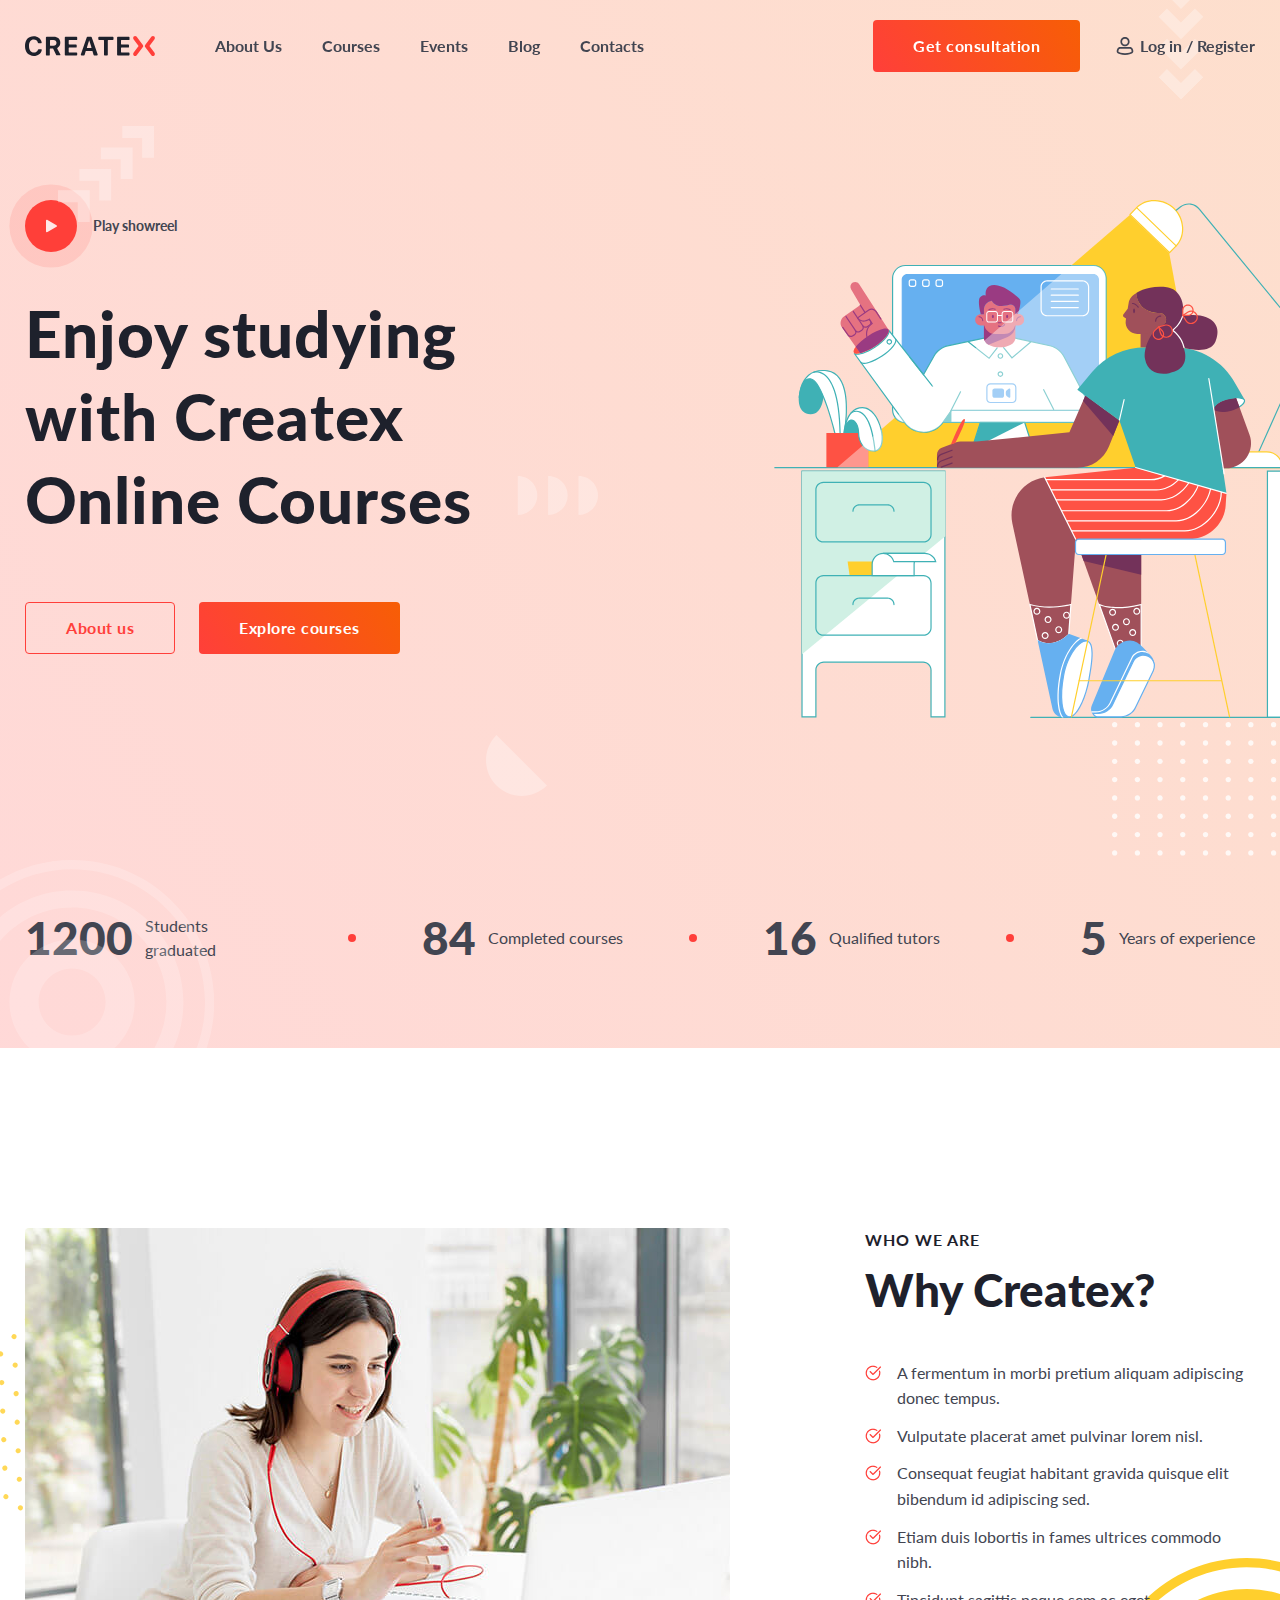
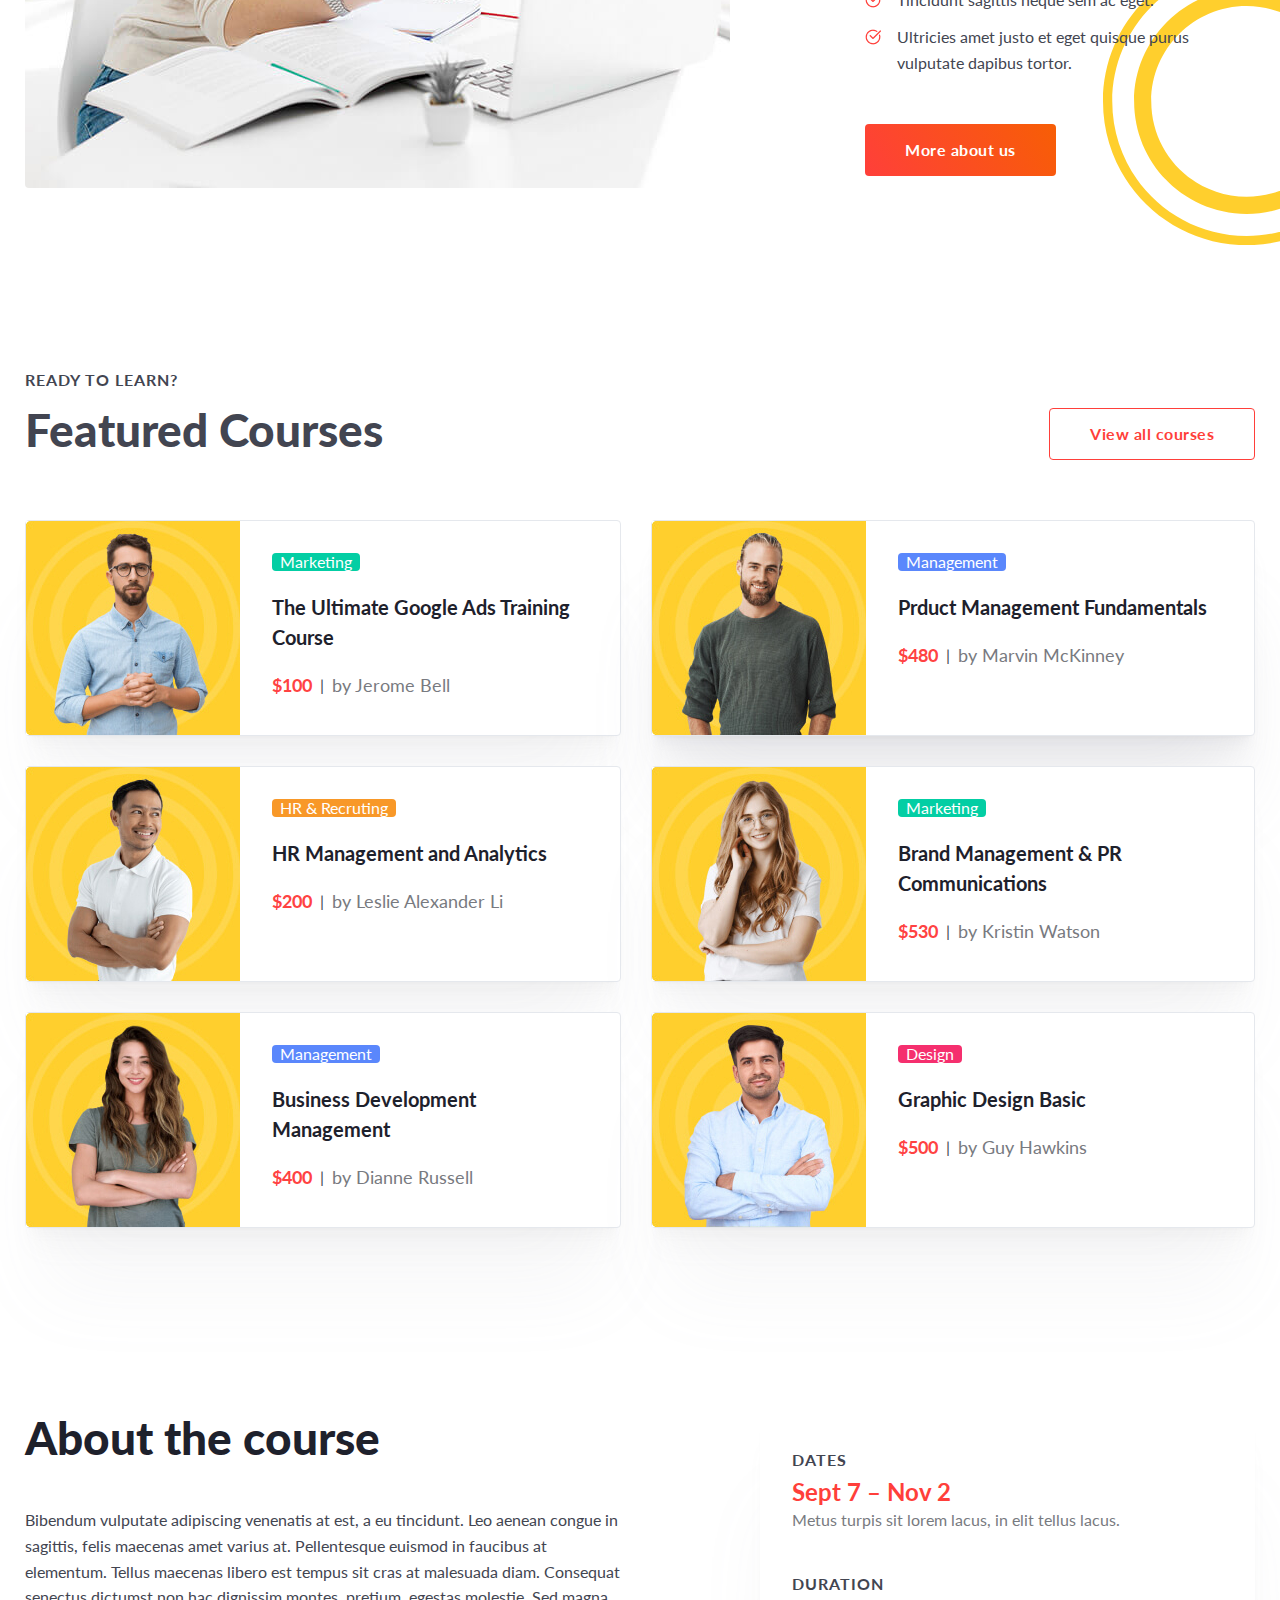
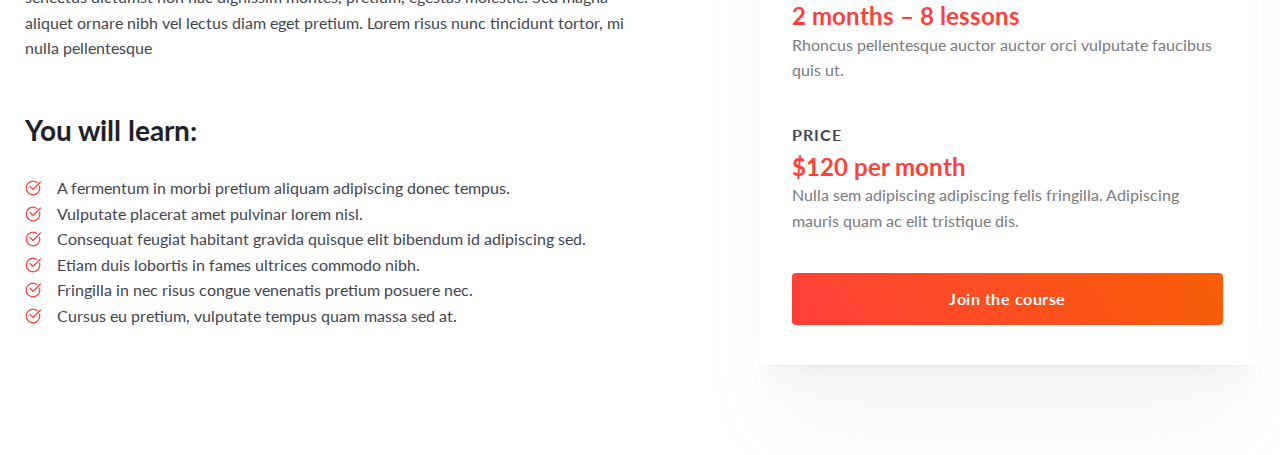
<file: index.html>
<!DOCTYPE html>
<html lang="en">

<head>
	<meta charset="UTF-8">
	<meta http-equiv="X-UA-Compatible" content="IE=edge">
	<meta name="viewport" content="width=device-width, initial-scale=1.0">
	<link rel="stylesheet" href="css/reset.css">
	<link rel="stylesheet" href="css/common.css">
	<link rel="stylesheet" href="css/style.css">

	<title>Lesson_18</title>
</head>

<body>
	<div class="wrapper">
		<header class="header">
			<div class="header__container">
				<a href="" class="header__logo">
					<img src="img/logo.svg" alt="Logo">
				</a>
				<nav class="header__menu menu">
					<ul class="menu__list">
						<li class="menu__item">
							<a href="" class="menu__link">About Us</a>
						</li>
						<li class="menu__item">
							<a href="" class="menu__link">Courses</a>
						</li>
						<li class="menu__item">
							<a href="" class="menu__link">Events</a>
						</li>
						<li class="menu__item">
							<a href="" class="menu__link">Blog</a>
						</li>
						<li class="menu__item">
							<a href="" class="menu__link">Contacts</a>
						</li>
					</ul>
				</nav>
				<div class="header__actions actions-header">
					<a href="" class="actions-header__button button"><span>Get consultation</span></a>
					<a href="" class="actions-header__auth"><span>Log in / Register</span></a>
				</div>
			</div>
		</header>
		<main class="page">
			<section class="page__main main-block">
				<div class="main-block__container">
					<div class="main-block__body body-main">
						<div class="">
							<a href="" class="body-main__play">Play showreel</a>
							<h1 class="body-main__title">Enjoy studying with Createx Online Courses</h1>
							<div class="body-main__actions">
								<a href="" class="body-main__button button button--border"><span>About us</span></a>
								<a href="" class="body-main__button button"><span>Explore courses</span></a>
							</div>
						</div>
						<div class="body-main__media">
							<img class="body-main__image" src="img/main/illustration.svg" alt="illustration">
						</div>
					</div>
					<div class="main-block__advantages advantages-main">
						<div class="advantages-main__item item-advantages">
							<div class="item-advantages__value">1200</div>
							<div class="item-advantages__text">Students graduated</div>
						</div>
						<div class="advantages-main__circle"></div>
						<div class="advantages-main__item item-advantages">
							<div class="item-advantages__value">84</div>
							<div class="item-advantages__text">Completed courses</div>
						</div>
						<div class="advantages-main__circle"></div>
						<div class="advantages-main__item item-advantages">
							<div class="item-advantages__value">16</div>
							<div class="item-advantages__text">Qualified tutors</div>
						</div>
						<div class="advantages-main__circle"></div>
						<div class="advantages-main__item item-advantages">
							<div class="item-advantages__value">5</div>
							<div class="item-advantages__text">Years of experience</div>
						</div>
					</div>
				</div>
				<div class="main-block__decor decor-main">
					<div class="decor-main__item decor-main__item--1"></div>
					<div class="decor-main__item decor-main__item--2"></div>
					<div class="decor-main__item decor-main__item--3"></div>
					<div class="decor-main__item decor-main__item--4"></div>
					<div class="decor-main__item decor-main__item--5"></div>
					<div class="decor-main__item decor-main__item--6"></div>
				</div>
			</section>
			<section class="page__second second-block">
				<div class="second-block__container">
					<div class="second-block__body body-second">
						<div class="body-second__media">
							<img src="./img/girl.svg" alt="girl">
						</div>
					</div>
					<div class="body-second__content">
						<h2 class="body-second__title">Who we are</h2>
						<h3 class="body-second__subtitle">Why Createx?</h3>
						<ul class="body-second__list">
							<li class="body-second__item">A fermentum in morbi pretium aliquam adipiscing donec tempus.</li>
							<li class="body-second__item">Vulputate placerat amet pulvinar lorem nisl.</li>
							<li class="body-second__item">Consequat feugiat habitant gravida quisque elit bibendum id
								adipiscing sed.</li>
							<li class="body-second__item">Etiam duis lobortis in fames ultrices commodo nibh.</li>
							<li class="body-second__item">Tincidunt sagittis neque sem ac eget.</li>
							<li class="body-second__item">Ultricies amet justo et eget quisque purus vulputate dapibus tortor.
							</li>
						</ul>
						<div class="body-second__active">
							<a href="" class="body-second__button button"><span>More about us</span></a>
						</div>
					</div>
				</div>
				<div class="second-block__decor decor-second">
					<div class="decor-second__item decor-second__item--7"></div>
					<div class="decor-second__item decor-second__item--8"></div>
				</div>
			</section>
			<section class="courses">
				<div class="courses__container">
					<div class="courses__label">
						<div class="courses__body">
							<div class="courses__subtitle">Ready to learn?</div>
							<h2 class="courses__title">Featured Courses</h2>
						</div>
						<a href="#" class="courses__button button button--border"><span>View all courses</span></a>
					</div>
					<div class="courses__teachers teachers">
						<!--! item1 -->
						<div class="teachers__cards">
							<div class="teachers__item">
								<div class="teachers__media">
									<img src="img/teachers/01.jpg" alt="teachers">
								</div>
								<div class="teachers__body">
									<div class="teachers__direction">Marketing</div>
									<h2 class="teachers__title">The Ultimate Google Ads Training Course</h2>
									<div class="teachers__second">
										<div class="teachers__price">$100</div>
										<div class="teachers__symbol">|</div>
										<div class="teachers__name">by Jerome Bell</div>
									</div>
								</div>
							</div>
						</div>
						<!--! item2 -->
						<div class="teachers__cards">
							<div class="teachers__item teachers__item--background">
								<div class="teachers__media">
									<img src="img/teachers/04.jpg" alt="teachers">
								</div>
								<div class="teachers__body">
									<div class="teachers__direction teachers__direction--blue">Management</div>
									<h2 class="teachers__title">Prduct Management Fundamentals</h2>
									<div class="teachers__second ">
										<div class="teachers__price">$480</div>
										<div class="teachers__symbol">|</div>
										<div class="teachers__name">by Marvin McKinney</div>
									</div>
								</div>
							</div>
						</div>
						<!--! item3 -->
						<div class="teachers__cards">
							<div class="teachers__item">
								<div class="teachers__media">
									<img src="img/teachers/02.jpg" alt="teachers">
								</div>
								<div class="teachers__body">
									<div class="teachers__direction teachers__direction--orange">HR & Recruting</div>
									<h2 class="teachers__title">HR Management and Analytics</h2>
									<div class="teachers__second">
										<div class="teachers__price">$200</div>
										<div class="teachers__symbol">|</div>
										<div class="teachers__name">by Leslie Alexander Li</div>
									</div>
								</div>
							</div>
						</div>
						<!--! item4 -->
						<div class="teachers__cards">
							<div class="teachers__item">
								<div class="teachers__media">
									<img src="img/teachers/05.jpg" alt="teachers">
								</div>
								<div class="teachers__body">
									<div class="teachers__direction">Marketing</div>
									<h2 class="teachers__title">Brand Management & PR Communications</h2>
									<div class="teachers__second">
										<div class="teachers__price">$530</div>
										<div class="teachers__symbol">|</div>
										<div class="teachers__name">by Kristin Watson</div>
									</div>
								</div>
							</div>
						</div>
						<!--! item5 -->
						<div class="teachers__cards">
							<div class="teachers__item">
								<div class="teachers__media">
									<img src="img/teachers/03.jpg" alt="teachers">
								</div>
								<div class="teachers__body">
									<div class="teachers__direction teachers__direction--blue">Management</div>
									<h2 class="teachers__title">Business Development Management</h2>
									<div class="teachers__second">
										<div class="teachers__price">$400</div>
										<div class="teachers__symbol">|</div>
										<div class="teachers__name">by Dianne Russell</div>
									</div>
								</div>
							</div>
						</div>
						<!--! item6 -->
						<div class="teachers__cards">
							<div class="teachers__item">
								<div class="teachers__media">
									<img src="img/teachers/06.jpg" alt="teachers">
								</div>
								<div class="teachers__body">
									<div class="teachers__direction teachers__direction--pink ">Design</div>
									<h2 class="teachers__title">Graphic Design Basic</h2>
									<div class="teachers__second">
										<div class="teachers__price">$500</div>
										<div class="teachers__symbol">|</div>
										<div class="teachers__name">by Guy Hawkins</div>
									</div>
								</div>
							</div>
						</div>
					</div>
				</div>
			</section>
			<section class="about">
				<div class="about__container">
					<div class="about__content">
						<div class="about__body">
							<h2 class="about__title">About the course</h2>
							<p class="about__text">Bibendum vulputate adipiscing venenatis at est, a eu tincidunt. Leo aenean
								congue in sagittis, felis maecenas amet varius at. Pellentesque euismod in faucibus at
								elementum. Tellus maecenas libero est tempus sit cras at malesuada diam. Consequat senectus
								dictumst non hac dignissim montes, pretium, egestas molestie. Sed magna aliquet ornare nibh vel
								lectus diam eget pretium. Lorem risus nunc tincidunt tortor, mi nulla pellentesque</p>
							<h3 class="about__subtitle">You will learn:</h3>
							<ul class="about__list">
								<li class="about__item">A fermentum in morbi pretium aliquam adipiscing donec tempus.</li>
								<li class="about__item">Vulputate placerat amet pulvinar lorem nisl.</li>
								<li class="about__item">Consequat feugiat habitant gravida quisque elit bibendum id adipiscing
									sed.</li>
								<li class="about__item">Etiam duis lobortis in fames ultrices commodo nibh.</li>
								<li class="about__item">Fringilla in nec risus congue venenatis pretium posuere nec.</li>
								<li class="about__item">Cursus eu pretium, vulputate tempus quam massa sed at.</li>
							</ul>
						</div>
						<div class="about__block">
							<div class="about__section">
								<div class="about__advertisement advertisement-block">
									<div class="advertisement-block__title">Dates</div>
									<div class="advertisement-block__subtitle">Sept 7 – Nov 2</div>
									<div class="advertisement-block__addition">Metus turpis sit lorem lacus, in elit tellus
										lacus.
									</div>
								</div>
								<div class="about__advertisement advertisement-block">
									<div class="advertisement-block__title">Duration</div>
									<div class="advertisement-block__subtitle">2 months – 8 lessons</div>
									<div class="advertisement-block__addition">Rhoncus pellentesque auctor auctor orci vulputate
										faucibus quis ut.</div>
								</div>
								<div class="about__advertisement advertisement-block">
									<div class="advertisement-block__title">Price</div>
									<div class="advertisement-block__subtitle">$120 per month</div>
									<div class="advertisement-block__addition">Nulla sem adipiscing adipiscing felis fringilla.
										Adipiscing mauris quam ac elit tristique dis.</div>
								</div>
								<a href="" class="advertisement-block__button button"><span>Join the course</span></a>
							</div>
						</div>
					</div>
				</div>
			</section>
		</main>
		<footer class="footer"></footer>
	</div>
</body>

</html>
</file>
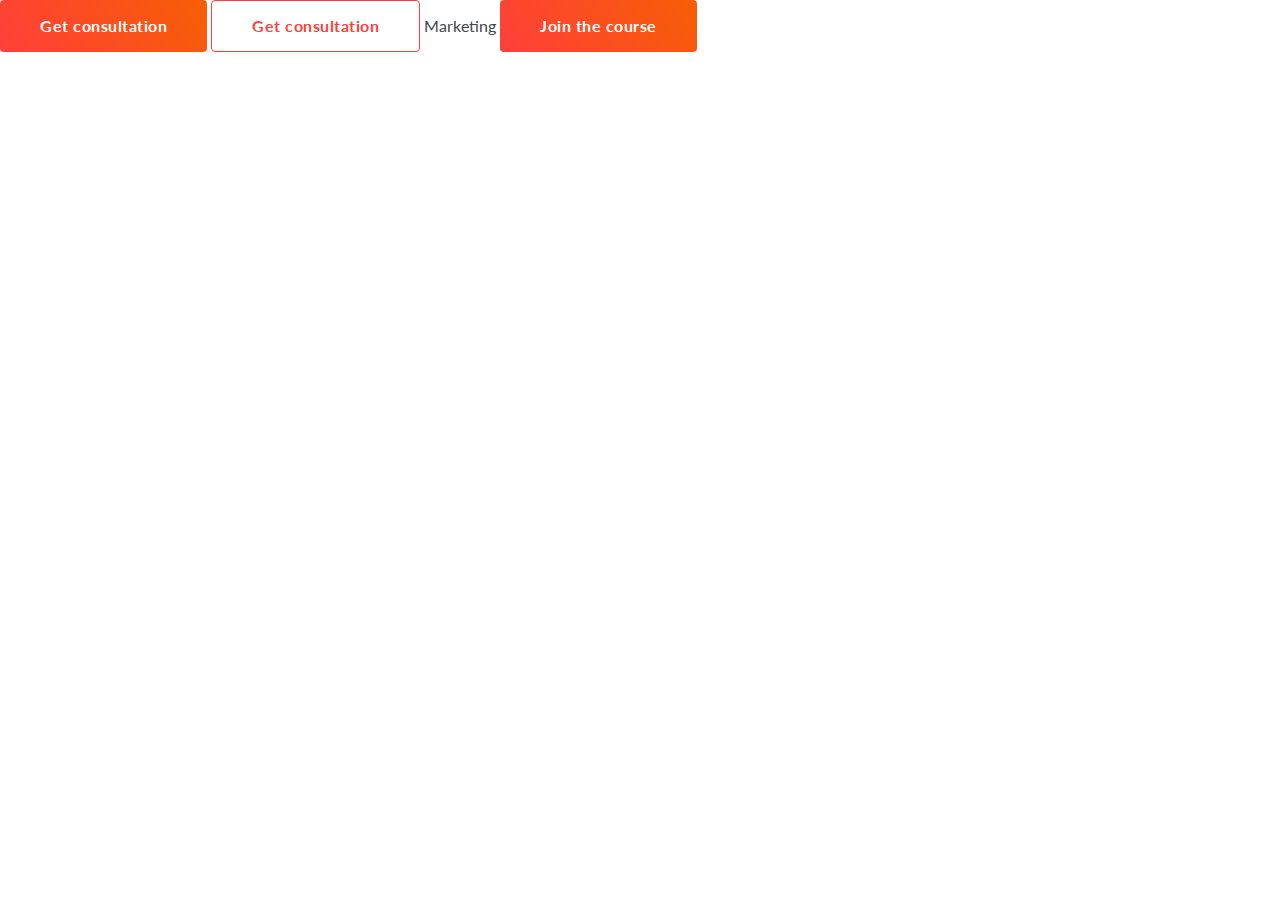
<file: _common.html>
<!DOCTYPE html>
<html lang="en">

<head>
	<meta charset="UTF-8">
	<meta http-equiv="X-UA-Compatible" content="IE=edge">
	<meta name="viewport" content="width=device-width, initial-scale=1.0">
	<link rel="stylesheet" href="css/reset.css">
	<link rel="stylesheet" href="css/style.css">
	<link rel="stylesheet" href="css/common.css">
	<title>Document</title>
</head>

<body>
	<div class="wrapper">
		<header class="header"></header>
		<main class="page">
			<a href="" class="button"><span>Get consultation</span></a>
			<a href="" class="button button--border">
				<span>Get consultation</span>
			</a>
			<span class="item-teacher__direction item-teacher__direction--color">Marketing</span>
			<a href="" class="advertisement-block__button button"><span>Join the course</span></a>
		</main>
		<footer class="footer"></footer>
	</div>
</body>

</html>
</file>
<file: css/common.css>
/* Кнопка помаранчева */
.button {
	border-radius: 4px;
	letter-spacing: 0.5px;
	font-weight: 700;
	line-height: 1.25;
	color: #fff;
	display: inline-block;
	padding: 16px 40px;
	position: relative;
	background: linear-gradient(55.95deg, #FF3F3A 0%, #F75E05 100%);

}

.button span {
	position: relative;
	z-index: 2;
}

.button::before {
	content: "";
	position: absolute;
	width: 100%;
	height: 100%;
	top: 0;
	left: 0;
	transition: opacity 0.3s ease 0s;
	opacity: 0;
	border-radius: 4px;
	background: linear-gradient(55.95deg, #ca3530 0%, #c94d05 100%);
}

.button:hover::before {
	opacity: 1;
}

/* Кнопка з границею */
.button--border {
	background: transparent;
	position: relative;
	border: 1px solid #FF3F3A;
	color: #FF3F3A;
	padding: 15px 40px;
	transition: all 0.3s ease 0s;
}

.button--border:hover {
	color: #fff;
	border: 1px solid #FF3F3A;
	background-color: #FF3F3A;
}


/* Напрям з кольором */

.teachers__direction {
	background: #03CEA4;
	border-radius: 4px;
	color: #FFFFFF;
	padding: 1px 8px;
	display: inline-block;
}
</file>
<file: css/style.css>
@import url("https://fonts.googleapis.com/css?family=Lato:regular,700,900&display=swap");

body {
	font-family: "Lato";
	color: #424551;
}

.wrapper {
	min-height: 100%;
	position: relative;
	display: flex;
	overflow: hidden;
	flex-direction: column;
}

.wrapper>main {
	flex-grow: 1;
}

/* ============================================== */

[class*="__container"] {
	max-width: 1260px;
	margin: 0 auto;
	padding-left: 15px;
	padding-right: 15px;
}

/* ============================================== */
.page {}

.page__main {}

/* ============================================== */
.header {
	position: fixed;
	top: 0;
	left: 0;
	width: 100%;
	padding: 20px 0;
	z-index: 50;
}

.header__container {
	display: grid;
	gap: 60px;
	grid-template-columns: auto 1fr auto;
	align-items: center;

}

.header__logo {}

.header__menu {}

.menu {}

.menu__list {
	display: grid;
	column-gap: 40px;
	row-gap: 10px;
	grid-template-columns: repeat(5, auto);
	justify-content: start;
}

.menu__item {}

.menu__link {
	font-weight: 700;
}

.menu__link:hover {
	text-decoration: underline;
}

.actions-header {
	display: grid;
	gap: 36px;
	grid-template-columns: auto auto;
	align-items: center;
}

.actions-header__auth {
	background: url('../img/icons/user.svg') left no-repeat;
	padding-left: 24px;
	font-weight: 700;
	line-height: 1.25;
}

.actions-header__auth:hover span {
	text-decoration: underline;
}



.main-block {
	position: relative;
	padding: 200px 0px 80px 0px;
	background: linear-gradient(55.95deg, rgba(255, 64, 58, 0.2) 0%, rgba(247, 94, 5, 0.2) 100%);
}

.main-block__container {}

.main-block__body {
	margin-bottom: 190px;
}

.body-main {
	display: grid;
	grid-template-columns: 1fr 1fr;
	gap: 180px;
}

.body-main__content {}

.body-main__play {
	font-weight: 700;
	font-size: 14px;
	display: inline-flex;
	align-items: center;
	gap: 16px;
	position: relative;
}

.body-main__play:not(:last-child) {
	margin-bottom: 40px;
}

.body-main__play::after {
	content: "";
	position: absolute;
	left: 0;
	top: 0;
	width: 52px;
	height: 52px;
	border-radius: 50%;
	background: #FF3F3A;
	opacity: 0.12;
	transform: scale(1.6);
	animation: play-circle 2s infinite ease;
}

.body-main__play::before {
	content: "";
	flex: 0 0 52px;
	width: 52px;
	height: 52px;
	border-radius: 50%;
	transition: background-color 0.3s ease 0s;
	background: #FF3F3A url('../img/icons/play.svg') center no-repeat;
}

.body-main__play:hover::after {
	animation-play-state: paused;
}

.body-main__play:hover::before {
	background-color: #dd3832;
}

@keyframes play-circle {
	0% {
		transform: scale(1.6);
	}

	100% {
		opacity: 0;
		transform: scale(3);
	}
}

.body-main__title {
	font-weight: 900;
	font-size: 64px;
	line-height: 130%;
	letter-spacing: 1px;
	color: #1E212C;
}

.body-main__title:not(:last-child) {
	margin-bottom: 60px;
}

.body-main__actions {
	display: grid;
	grid-template-columns: auto auto;
	gap: 24px;
	justify-content: start;
}

.body-main__actions:not(:last-child) {
	margin-bottom: 40px;
}


.body-main__media {}

.body-main__image {
	max-width: 107.8%;
	transform: translate(7.8%, 0px);
}


.advantages-main {
	display: grid;
	grid-template-columns: repeat(7, auto);
	align-items: center;
	gap: 66px;
}

.advantages-main__item {}

.item-advantages {
	display: grid;
	grid-template-columns: auto auto;
	align-items: center;
	gap: 12px;
	/* justify-content: start; */
}

.item-advantages__value {
	font-weight: 900;
	font-size: 46px;
	line-height: 130%;
}

.item-advantages__text {
	line-height: 1.5;
}

.advantages-main__circle {
	border-radius: 50%;
	width: 8px;
	height: 8px;
	background: #FF3F3A;
}


.decor-main {
	position: absolute;
	width: 100%;
	height: 100%;
	top: 0;
	left: 0;
}

.decor-main__item {
	position: absolute;
}

.decor-main__item--1 {
	background: url('../img/main/decor/01.svg') 0 0 no-repeat;
	width: 96px;
	height: 96px;
	top: 12%;
	left: 4.5%;
}


.decor-main__item--2 {
	background: url('../img/main/decor/02.svg') 0 0 no-repeat;
	width: 284px;
	height: 284px;
	bottom: -9.2%;
	left: -5.5%;
}

.decor-main__item--3 {
	background: url('../img/main/decor/03.svg') 0 0 no-repeat;
	width: 88px;
	height: 47px;
	top: 45%;
	left: 40%;
}

.decor-main__item--4 {
	background: url('../img/main/decor/04.svg') 0 0 no-repeat;
	width: 61px;
	height: 61px;
	bottom: 24%;
	left: 38%;
}

.decor-main__item--5 {
	background: url('../img/main/decor/01.svg') 0 0 no-repeat;
	width: 96px;
	height: 96px;
	top: -1.5%;
	right: 4%;
	transform: rotate(135deg);
}

.decor-main__item--6 {
	background: url('../img/main/decor/05.svg') 0 0 no-repeat;
	width: 187px;
	height: 137px;
	bottom: 18%;
	right: -1.5%;
}

/* =============================== */
.page__second {
	padding: 180px 0px 90px 0px;
}

.second-block {
	position: relative;
	z-index: 2;
}

.second-block__container {
	display: grid;
	gap: 135px;
	grid-template-columns: auto 1fr;

}

.body-second__media {
	position: relative;
	max-width: 100%;
	border-radius: 4px;
	width: 705px;
	height: 560px;
}

.body-second__media img {
	position: absolute;
	top: 0;
	left: 0;
	width: 100%;
	height: 100%;
	object-fit: cover;
}

.body-second__content {}

.body-second__title {
	line-height: 1.5;
	letter-spacing: 1px;
	color: #1E212C;
	text-transform: uppercase;
	font-weight: 700;
}

.body-second__title:not(:last-child) {
	margin-bottom: 8px;
}

.body-second__subtitle {
	font-weight: 900;
	color: #1E212C;
	font-size: 46px;
	line-height: 130%;
}

.body-second__subtitle:not(:last-child) {
	margin-bottom: 40px;
}

.body-second__list {}

.body-second__list:not(:last-child) {
	margin-bottom: 48px;
}

.body-second__item {
	line-height: 1.6;
	position: relative;
	padding-left: 32px;
}

.body-second__item::before {
	content: "";
	background: url('../img/icons/check.png') 0 0 no-repeat;
	position: absolute;
	width: 16px;
	height: 16px;
	margin-right: 16px;
	margin-left: -32px;
	line-height: 1.6;
	margin-top: 5px;
}

.body-second__item:not(:last-child) {
	margin-bottom: 12px;
}

.decor-second {
	position: absolute;
	width: 100%;
	height: 100%;
	top: 0;
	left: 0;
	z-index: -1;
}

.decor-second__item {
	position: absolute;
}

.decor-second__item--7 {
	width: 216px;
	height: 225px;
	background: url(../img/decor/07.svg) 0 0 no-repeat;
	bottom: 42.8%;
	left: -5.5%;
}

.decor-second__item--8 {
	width: 287px;
	height: 287px;
	background: url(../img/decor/08.svg) 0 0 no-repeat;
	bottom: 4%;
	right: -8.6%;
}

/* ============================================ */


/*! ======================================== */
.courses {
	padding: 90px 0px;
}


.courses__label {
	display: grid;
	grid-template-columns: 1fr auto;
	align-items: flex-end;
}

.courses__label:not(:last-child) {
	margin-bottom: 60px;
}

.courses__body {}

.courses__title {
	font-weight: 900;
	font-size: 46px;
	line-height: 130%;
}

.courses__title:not(:last-child) {
	margin-bottom: 8px;
}

.courses__subtitle {
	font-weight: 700;
	font-size: 16px;
	line-height: 150%;
	letter-spacing: 1px;
	text-transform: uppercase;
}

.courses__subtitle:not(:last-child) {
	margin-bottom: 8px;
}

.courses__active {}

.courses__button {}

.teachers {
	display: grid;
	grid-template-columns: auto auto;
	gap: 30px;
}

.teachers__cards {}

.teachers__item {
	display: grid;
	grid-template: auto / auto 1fr;
	background: #FFFFFF;
	border: 1px solid #E5E8ED;
	box-shadow: 0px 80px 80px -20px rgba(154, 156, 165, 0.08), 0px 30px 24px -10px rgba(154, 156, 165, 0.05), 0px 12px 10px -6px rgba(154, 156, 165, 0.04), 0px 4px 4px -4px rgba(30, 33, 44, 0.03);
	border-radius: 4px;
	transition: all 0.3s ease 0s;
}

.teachers__item:hover {
	box-shadow: 0px 100px 100px -20px rgba(162, 164, 170, 0.20), 0px 30px 24px -10px rgba(96, 102, 110, 0.20), 0px 12px 10px -6px rgba(154, 156, 165, 0.20), 0px 4px 4px -4px rgba(30, 33, 44, 0.20);
}

.teachers__media img {}

.teachers__body {
	padding: 32px;
	/* align-self: center; */
}

.teachers__direction:not(:last-child) {
	margin-bottom: 21px;
}

.teachers__title {
	font-weight: 700;
	font-size: 20px;
	line-height: 150%;
	color: #1E212C;
}

.teachers__title:not(:last-child) {
	margin-bottom: 20px;
}

.teachers__second {
	display: grid;
	grid-template-columns: auto auto 1fr;
	align-items: center;
	gap: 8px;
}

.teachers__second:not(:last-child) {
	margin-bottom: 32px;
}

.teachers__price {
	font-weight: 700;
	font-size: 18px;
	line-height: 150%;
	color: #FF4242;
}

.teachers__name {}

.teachers__name {
	font-size: 18px;
	line-height: 150%;
	color: #787A80;
}

.teachers__item--background {
	box-shadow: 0px 80px 80px -20px rgba(154, 156, 165, 0.16), 0px 30px 24px -10px rgba(154, 156, 165, 0.1), 0px 12px 10px -6px rgba(154, 156, 165, 0.08), 0px 4px 4px -4px rgba(30, 33, 44, 0.05);
}


.teachers__direction--orange {
	background-color: #F89828;
}

.teachers__direction--blue {
	background-color: #5a87fc;
}

.teachers__direction--pink {
	background-color: #F52F6E;
}



/* ======================================== */


.about {
	padding: 90px 0px;
}

.about__container {}

.about__content {
	display: grid;
	grid-template-columns: 1fr 495px;
	gap: 135px;
}

.about__body {}

.about__title {
	font-weight: 900;
	font-size: 46px;
	line-height: 130%;
	color: #1E212C;
}

.about__title:not(:last-child) {
	margin-bottom: 40px;
}

.about__text {
	font-size: 16px;
	line-height: 160%;
}

.about__text:not(:last-child) {
	margin-bottom: 48px;
}

.about__subtitle {
	color: #1E212C;
	font-weight: 700;
	font-size: 28px;
	line-height: 150%;
}

.about__subtitle:not(:last-child) {
	margin-bottom: 24px;
}

.about__list {
	font-size: 16px;
	line-height: 160%;
}

.about__item {
	position: relative;
	padding-left: 32px;
}

.about__item::before {
	content: "";
	background: url('../img/icons/check.png') 0 0 no-repeat;
	position: absolute;
	width: 16px;
	height: 16px;
	margin-right: 16px;
	margin-left: -32px;
	line-height: 1.6;
	margin-top: 5px;
}

.about__section {
	padding: 40px 32px;
	background: #FFFFFF;
	box-shadow: 0px 80px 80px -20px rgba(154, 156, 165, 0.08), 0px 30px 24px -10px rgba(154, 156, 165, 0.05), 0px 12px 10px -6px rgba(154, 156, 165, 0.04), 0px 4px 4px -4px rgba(30, 33, 44, 0.03);
	border-radius: 4px;
}

.advertisement-block:not(:last-child) {
	margin-bottom: 40px;
}

.about__advertisement {
	margin-bottom: 32px;
}

.advertisement-block__title {
	font-weight: 700;
	line-height: 150%;
	letter-spacing: 1px;
	text-transform: uppercase;
}

.advertisement-block__title:not(:last-child) {
	margin-bottom: 4px;
}

.advertisement-block__subtitle {
	font-weight: 700;
	font-size: 24px;
	line-height: 130%;
	color: #FF3F3A;
}

.advertisement-block__time:not(:last-child) {
	margin-bottom: 8px;
}

.advertisement-block__addition {
	font-size: 16px;
	line-height: 160%;
	color: #787A80;
}

.advertisement-block__addition:not(:last-child) {
	margin-bottom: 40px;
}

.advertisement-block__active {}

.advertisement-block__button {
	text-align: center;
	display: block;
}


/* ================================================ */



@media(max-width:1260px) {
	.second-block__container {
		grid-template-columns: 1fr 1fr;
		gap: 50px;
	}
}

@media(max-width:1140px) {
	.body-main {
		gap: 70px;
	}

	.about__content {
		gap: 60px;
	}



}

@media(max-width:1090.98px) {
	.header__container {
		gap: 10px;
	}

	.teachers {
		gap: 15px;
	}

	.about__content {
		gap: 40px;
	}

	.about__title {
		font-size: 40px;
	}
}


@media(max-width:1051.98px) {
	.teachers__body {
		padding: 20px;
	}

	.about__title:not(:last-child) {
		margin-bottom: 30px;
	}

	.about__text:not(:last-child) {
		margin-bottom: 35px;
	}

	.about__content {
		gap: 15px;
	}
}

@media(max-width:1090.98px) {
	.body-second__media {
		width: 600px;
		height: 500px;
	}

	.body-second__subtitle:not(:last-child) {
		margin-bottom: 20px;
	}

	.body-second__list:not(:last-child) {
		margin-bottom: 30px;
	}
}

@media(max-width:1020.98px) {
	.body-second__media {
		width: 500px;
		height: 500px;
	}

	.body-second__subtitle:not(:last-child) {
		margin-bottom: 15px;
	}

	.body-second__list:not(:last-child) {
		margin-bottom: 25px;
	}
}

@media(max-width:919.98px) {
	.second-block__container {
		grid-template-columns: 1fr;
		justify-items: center;
	}

	.body-second__media {
		width: 600px;
		height: 450px;
	}
}

@media(max-width:616.98px) {
	.body-second__media {
		width: 500px;
		height: 420px;
	}
}

@media(max-width:516.98px) {
	.body-second__media {
		width: 400px;
		height: 360px;
	}

	.about__title {
		font-size: 30px;
	}

	.body-main__button {
		text-align: center;
	}
}

@media(max-width:420.98px) {
	.body-second__media {
		width: 300px;
	}


}


@media(max-width:1030.98px) {
	.menu__list {
		display: grid;
		justify-content: center;
		column-gap: 10px;
	}

	.body-main {
		gap: 20px;
	}

	.body-main__title {
		font-size: 50px;
	}

	.advantages-main {
		gap: 40px;
	}

	.second-block {
		padding: 50px 0px 50px 0px;
	}

	.teachers__second {
		gap: 5px;
	}

	.about {
		padding: 50px 0px;
	}

	.courses {
		padding: 50px 0px;
	}
}

@media(max-width:1022.98px) {
	.teachers {
		display: grid;
		grid-template-columns: 1fr;
	}

	.about {
		padding: 20px 0px;
	}

	.about__content {
		display: grid;
		grid-template-columns: 1fr;
	}
}

@media(max-width:870.98px) {
	.header__container {
		display: grid;
	}

	.menu__list {
		display: grid;
		grid-template-columns: repeat(3, 1fr);
		justify-content: center;
	}

	.body-main {
		display: grid;
		grid-template: repeat(2, auto) / 1fr;
		justify-items: center;
	}

	.body-main__title {
		font-size: 35px;
		text-align: center;
	}

	.body-main__actions {
		justify-content: center;
	}

	.body-main__media {
		display: grid;
		justify-items: center;
	}

	.body-main__media img {
		max-width: 70%;
		transform: none;
	}

	.body-main__content {
		text-align: center;
	}

	.body-main__title:not(:last-child) {
		margin-bottom: 40px;
	}

	.body-main__play:not(:last-child) {
		margin-bottom: 30px;
	}

	.body-main__actions:not(:last-child) {
		margin-bottom: 30px;
	}

	.advantages-main {
		gap: 20px;
	}

	.main-block__body {
		margin-bottom: 100px;
	}
}

@media(max-width:784.98px) {
	.menu__list {
		column-gap: 3px;
	}
}


@media(max-width:767.98px) {
	.header__container {
		display: grid;
		grid-template-columns: auto;
		justify-items: center;
		grid-template-rows: repeat(3, auto);
		row-gap: 20px;
	}


	.menu__list {
		display: grid;
		grid-template-columns: repeat(5, 1fr);
		justify-content: start;
		column-gap: 15px;
	}

	.advantages-main {
		display: grid;
		grid-template-columns: 1fr 1fr;
		justify-items: center;
		align-items: center;
	}

	.advantages-main__circle {
		display: none;
	}


	.decor-main__item--6 {
		display: none;
	}

	.main-block__body {
		margin-bottom: 70px;
	}

	.about__section {
		padding: 25px 16px;
	}

	.decor-second__item--8 {
		display: none;
	}

	.body-main {
		text-align: center;
	}
}

@media(max-width:601.98px) {
	.courses {
		padding: 30px 0px;
	}

	.courses__label {
		display: grid;
		grid-template-columns: 1fr;
		text-align: center;
		gap: 20px;
	}

	.courses__title {
		font-size: 30px;
	}

	.courses__button {
		display: inline-block;
	}

	.about {
		padding: 30px 0px;
	}
}

@media(max-width:561.98px) {

	.teachers__item {
		display: grid;
		grid-template-columns: 1fr;
		text-align: center;
	}

	.teachers__body {
		display: grid;
		justify-items: center;
	}

	.body-second__active {
		text-align: center;
	}
}


@media(max-width:500.98px) {

	.body-main__title:not(:last-child) {
		margin-bottom: 30px;
	}

	.body-main__play:not(:last-child) {
		margin-bottom: 20px;
	}

	.body-main__actions:not(:last-child) {
		margin-bottom: 20px;
	}

	.main-block__body {
		margin-bottom: 30px;
	}

}








@media(max-width:442.98px) {
	.header__container {
		gap: 12px;
	}

	.menu__list {
		column-gap: 5px;
	}

	.actions-header {
		column-gap: 5px;
	}

	.body-main__title {
		font-size: 25px;
	}

	.body-main__actions {
		display: grid;
		grid-template-columns: 1fr;
	}

	.body-main__title:not(:last-child) {
		margin-bottom: 15px;
	}

	.body-main__play:not(:last-child) {
		margin-bottom: 10px;
	}

	.body-main__actions:not(:last-child) {
		margin-bottom: 10px;
	}

	.advantages-main {
		text-align: center;
	}

	.item-advantages {
		display: grid;
		grid-template-columns: 1fr;
	}
}

@media(max-width:405.98px) {
	.header__container {
		gap: 20px;
	}

	.menu__list {
		display: grid;
		grid-template-columns: repeat(3, 1fr);
		gap: 20px;
	}

	.actions-header {
		display: grid;
		grid-template-columns: 1fr;
		justify-items: center;
		row-gap: 20px;
	}

	.main-block {
		padding-top: 270px;
	}
}
</file>
